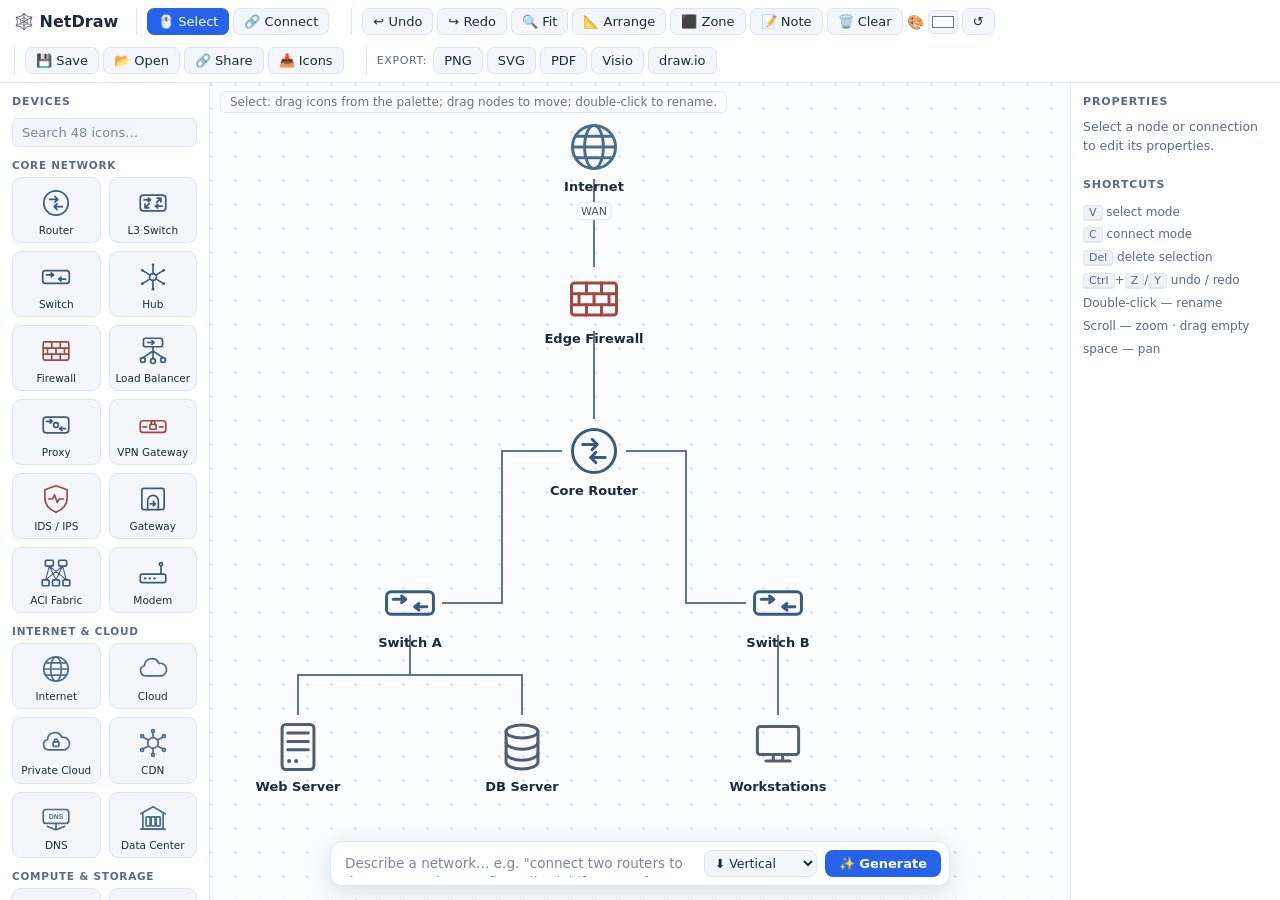
<file: network-diagram-app/index.html>
<!DOCTYPE html>
<html lang="en">
<head>
<meta charset="UTF-8">
<meta name="viewport" content="width=device-width, initial-scale=1.0">
<title>NetDraw — Network Diagram Editor</title>
<link rel="icon" href="data:image/svg+xml,<svg xmlns='http://www.w3.org/2000/svg' viewBox='0 0 64 64'><circle cx='32' cy='32' r='26' fill='%232563eb'/><g stroke='white' stroke-width='4' stroke-linecap='round' fill='none'><path d='M20 26 h16'/><path d='M31 20 l7 6 -7 6'/><path d='M44 38 h-16'/><path d='M33 32 l-7 6 7 6'/></g></svg>">
<link rel="stylesheet" href="styles.css?v=__BUILD__">
<link rel="manifest" href="manifest.json">
<!-- Vendored libraries (pinned: jszip@3.10.1, jspdf@2.5.1).
     JSZip builds the .vsdx package, jsPDF the PDF export.
     Vendored locally so the app works fully offline. -->
<script src="js/vendor/jszip.min.js?v=__BUILD__"></script>
<script src="js/vendor/jspdf.umd.min.js?v=__BUILD__"></script>
</head>
<body>
<header id="toolbar">
  <div class="brand">🕸️ NetDraw</div>

  <div class="tool-group">
    <button id="btn-select" class="tool active" title="Select / move (V)">🖱️ Select</button>
    <button id="btn-connect" class="tool" title="Draw connections (C)">🔗 Connect</button>
  </div>

  <div class="tool-group">
    <button id="btn-undo" title="Undo (Ctrl+Z)">↩️ Undo</button>
    <button id="btn-redo" title="Redo (Ctrl+Y)">↪️ Redo</button>
    <button id="btn-zoom-fit" title="Fit diagram in view">🔍 Fit</button>
    <button id="btn-arrange" title="Auto-arrange the diagram (uses the layout direction picker)">📐 Arrange</button>
    <button id="btn-add-zone" title="Add a named container box (DC, site, VLAN zone)">⬛ Zone</button>
    <button id="btn-add-note" title="Add a free-text annotation block">📝 Note</button>
    <button id="btn-clear" title="Clear diagram">🗑️ Clear</button>
    <label class="bg-picker" title="Canvas background color">🎨
      <input id="bg-color" type="color" value="#fafcfe">
    </label>
    <button id="btn-bg-reset" title="Reset background to the theme default">↺</button>
  </div>

  <div class="tool-group">
    <button id="btn-save-json" title="Save editable diagram file">💾 Save</button>
    <label class="file-btn" title="Open a saved diagram">📂 Open
      <input id="file-open" type="file" accept=".json,application/json">
    </label>
    <button id="btn-share" title="Copy a link that contains this diagram — no server, no account">🔗 Share</button>
    <label class="file-btn" title="Import SVG icons into the palette — e.g. official Cisco/Azure/AWS stencil SVGs you downloaded from the vendor">📥 Icons
      <input id="icon-files" type="file" accept=".svg,image/svg+xml" multiple>
    </label>
  </div>

  <div class="tool-group exports">
    <span class="group-label">Export:</span>
    <button id="btn-export-png">PNG</button>
    <button id="btn-export-svg">SVG</button>
    <button id="btn-export-pdf">PDF</button>
    <button id="btn-export-vsdx" title="Native Microsoft Visio file">Visio</button>
    <button id="btn-export-drawio" title="Opens in diagrams.net">draw.io</button>
  </div>
</header>

<main id="workspace">
  <aside id="sidebar">
    <h2>Devices</h2>
    <input id="palette-search" type="search" placeholder="Search 48 icons…">
    <div id="palette"></div>
  </aside>

  <div id="canvas-wrap">
    <svg id="canvas">
      <defs>
        <pattern id="grid-dots" width="24" height="24" patternUnits="userSpaceOnUse">
          <circle cx="1.5" cy="1.5" r="1.2" fill="#d6dde8"/>
        </pattern>
      </defs>
      <rect id="grid-bg" width="100%" height="100%" fill="url(#grid-dots)"/>
      <g id="scene">
        <g id="zone-layer"></g>
        <g id="edge-layer"></g>
        <g id="node-layer"></g>
        <g id="note-layer"></g>
        <g id="overlay-layer"></g>
      </g>
    </svg>
    <div id="status">Loading…</div>
    <div id="gen-bar">
      <textarea id="gen-input" rows="1"
             placeholder='Describe a network… e.g. "connect two routers to data center plus two firewalls" (Shift+Enter for a new line)'></textarea>
      <select id="gen-dir" title="Layout direction for generated and rearranged diagrams">
        <option value="vertical">⬇ Vertical</option>
        <option value="horizontal">➡ Horizontal</option>
      </select>
      <button id="btn-generate" title="Generate a diagram from the description">✨ Generate</button>
    </div>
  </div>

  <aside id="props-panel">
    <h2>Properties</h2>
    <div id="props"></div>
    <div class="shortcuts">
      <h2>Shortcuts</h2>
      <ul>
        <li><kbd>V</kbd> select mode</li>
        <li><kbd>C</kbd> connect mode</li>
        <li><kbd>Del</kbd> delete selection</li>
        <li><kbd>Ctrl</kbd>+<kbd>Z</kbd>/<kbd>Y</kbd> undo / redo</li>
        <li>Double-click — rename</li>
        <li>Scroll — zoom · drag empty space — pan</li>
      </ul>
    </div>
  </aside>
</main>

<script>
// Offline support: the service worker caches every asset, so once visited,
// the app opens and works with no internet at all (and can be installed
// from the browser menu as a home-screen app).
if ('serviceWorker' in navigator &&
    (location.protocol === 'https:' || location.hostname === 'localhost')) {
  addEventListener('load', () => {
    navigator.serviceWorker.register('sw.js').catch(() => {});
  });
}
</script>
<script src="js/icons.js?v=__BUILD__"></script>
<script src="js/app.js?v=__BUILD__"></script>
<script src="js/export.js?v=__BUILD__"></script>
<script src="js/generate.js?v=__BUILD__"></script>
</body>
</html>
</file>
<file: network-diagram-app/styles.css>
* { box-sizing: border-box; margin: 0; }

/* Theme tokens. Light is the base; dark redefines tokens only, both for the
   OS preference and for an explicit data-theme="dark" stamp. */
:root {
  --bg: #f6f8fb;
  --canvas: #fafcfe;
  --panel: #ffffff;
  --panel-2: #f3f6fa;
  --border: #dfe6ef;
  --text: #1e2a3a;
  --muted: #5b6b7f;
  --accent: #2563eb;
  --accent-soft: rgba(37, 99, 235, 0.07);
  --connect: #16a34a;
  --connect-soft: rgba(22, 163, 74, 0.08);
  --grid-dot: #d3dce8;
  --edge: #64748b;
  --edge-label: #475569;
  --edge-label-bg: #ffffff;
  --danger-bg: #fef2f2;
  --danger-border: #fecaca;
  --danger-text: #b91c1c;
  --kbd-bg: #eef2f7;
  --shadow: rgba(15, 23, 42, 0.12);
  --icon-boost: none;
}

@media (prefers-color-scheme: dark) {
  :root:not([data-theme="light"]) {
    --bg: #0f1520;
    --canvas: #121a27;
    --panel: #161e2c;
    --panel-2: #1c2636;
    --border: #2a3648;
    --text: #e6ecf4;
    --muted: #94a4b8;
    --accent: #5c8bf5;
    --accent-soft: rgba(92, 139, 245, 0.12);
    --connect: #34d399;
    --connect-soft: rgba(52, 211, 153, 0.12);
    --grid-dot: #263244;
    --edge: #8b9cb3;
    --edge-label: #aab8ca;
    --edge-label-bg: #161e2c;
    --danger-bg: #2a1416;
    --danger-border: #56262a;
    --danger-text: #f0a3a3;
    --kbd-bg: #1c2636;
    --shadow: rgba(2, 8, 20, 0.4);
    --icon-boost: brightness(1.65) saturate(0.85);
  }
}
:root[data-theme="dark"] {
  --icon-boost: brightness(1.65) saturate(0.85);
  --bg: #0f1520;
  --canvas: #121a27;
  --panel: #161e2c;
  --panel-2: #1c2636;
  --border: #2a3648;
  --text: #e6ecf4;
  --muted: #94a4b8;
  --accent: #5c8bf5;
  --accent-soft: rgba(92, 139, 245, 0.12);
  --connect: #34d399;
  --connect-soft: rgba(52, 211, 153, 0.12);
  --grid-dot: #263244;
  --edge: #8b9cb3;
  --edge-label: #aab8ca;
  --edge-label-bg: #161e2c;
  --danger-bg: #2a1416;
  --danger-border: #56262a;
  --danger-text: #f0a3a3;
  --kbd-bg: #1c2636;
  --shadow: rgba(2, 8, 20, 0.4);
}

html, body { height: 100%; overflow: hidden; }
body {
  font-family: "Segoe UI", system-ui, -apple-system, Helvetica, Arial, sans-serif;
  color: var(--text);
  background: var(--bg);
  display: flex;
  flex-direction: column;
  font-size: 14px;
}

/* ---------- Toolbar ---------- */

#toolbar {
  display: flex;
  align-items: center;
  gap: 12px;
  flex-wrap: wrap;
  padding: 8px 14px;
  background: var(--panel);
  border-bottom: 1px solid var(--border);
}

.brand { font-weight: 700; font-size: 16px; margin-right: 6px; }

.tool-group {
  display: flex;
  align-items: center;
  gap: 4px;
  padding: 0 10px;
  border-left: 1px solid var(--border);
}
.group-label {
  font-size: 11px;
  color: var(--muted);
  margin-right: 2px;
  text-transform: uppercase;
  letter-spacing: 0.06em;
}

#toolbar button, .file-btn {
  font: inherit;
  font-size: 13px;
  padding: 5px 10px;
  border: 1px solid var(--border);
  border-radius: 7px;
  background: var(--panel-2);
  color: var(--text);
  cursor: pointer;
  white-space: nowrap;
}
#toolbar button:hover, .file-btn:hover { border-color: var(--accent); }
#toolbar button:focus-visible, .palette-item:focus-visible,
#gen-input:focus-visible, #palette-search:focus-visible {
  outline: 2px solid var(--accent);
  outline-offset: 1px;
}
#toolbar button.active { background: var(--accent); color: #fff; border-color: var(--accent); }
.file-btn input { display: none; }
.exports button { font-weight: 600; }

/* ---------- Layout ---------- */

#workspace { flex: 1; display: flex; min-height: 0; }

#sidebar, #props-panel {
  width: 210px;
  background: var(--panel);
  overflow-y: auto;
  padding: 12px;
  flex-shrink: 0;
}
#sidebar { border-right: 1px solid var(--border); }
#props-panel { border-left: 1px solid var(--border); }

#sidebar h2, #props-panel h2 {
  font-size: 11px;
  text-transform: uppercase;
  letter-spacing: 0.08em;
  color: var(--muted);
  margin-bottom: 10px;
}

#palette-search {
  font: inherit;
  font-size: 13px;
  width: 100%;
  padding: 6px 9px;
  margin-bottom: 10px;
  border: 1px solid var(--border);
  border-radius: 7px;
  background: var(--panel-2);
  color: var(--text);
}
#palette-search::placeholder { color: var(--muted); opacity: 0.8; }

.palette-cat {
  font-size: 10.5px;
  text-transform: uppercase;
  letter-spacing: 0.07em;
  color: var(--muted);
  margin: 12px 0 6px;
}
.palette-cat:first-of-type { margin-top: 2px; }

.palette-grid { display: grid; grid-template-columns: 1fr 1fr; gap: 8px; }

.palette-item {
  display: flex;
  flex-direction: column;
  align-items: center;
  gap: 4px;
  padding: 8px 4px 6px;
  border: 1px solid var(--border);
  border-radius: 9px;
  cursor: grab;
  background: var(--panel-2);
  user-select: none;
  -webkit-user-select: none;
}
.palette-item:hover { border-color: var(--accent); background: var(--accent-soft); }
.palette-item svg { width: 34px; height: 34px; }
.palette-item span { font-size: 10.5px; text-align: center; color: var(--text); line-height: 1.15; }

/* ---------- Canvas ---------- */

#canvas-wrap { position: relative; flex: 1; min-width: 0; }
/* touch-action is not inherited and browsers resolve it from the event
   target upward, so the whole SVG subtree must opt out of native touch
   gestures or drags get a pointercancel mid-move. */
#canvas, #canvas * {
  touch-action: none; /* let pointer events own touch: drag, pan, pinch */
}
#canvas {
  width: 100%;
  height: 100%;
  display: block;
  background: var(--canvas);
}
#grid-dots circle { fill: var(--grid-dot); }

#status {
  position: absolute;
  left: 10px;
  top: 8px;
  font-size: 12px;
  color: var(--muted);
  background: var(--panel);
  border: 1px solid var(--border);
  border-radius: 6px;
  padding: 3px 9px;
  pointer-events: none;
  max-width: 70%;
  opacity: 0.94;
}

#gen-bar {
  position: absolute;
  left: 50%;
  transform: translateX(-50%);
  bottom: 14px;
  display: flex;
  gap: 8px;
  width: min(620px, calc(100% - 40px));
  background: var(--panel);
  border: 1px solid var(--border);
  border-radius: 12px;
  padding: 8px;
  box-shadow: 0 6px 24px var(--shadow);
}
#gen-input {
  flex: 1;
  font: inherit;
  font-size: 13.5px;
  border: none;
  outline: none;
  background: transparent;
  color: var(--text);
  padding: 4px 6px;
  min-width: 0;
  resize: none;
  max-height: 120px;
  line-height: 1.4;
}
#gen-input::placeholder { color: var(--muted); opacity: 0.8; }
#gen-dir {
  font: inherit;
  font-size: 12.5px;
  border: 1px solid var(--border);
  border-radius: 8px;
  background: var(--panel-2);
  color: var(--text);
  padding: 4px 6px;
  cursor: pointer;
}
#btn-generate {
  font: inherit;
  font-size: 13px;
  font-weight: 600;
  padding: 6px 14px;
  border: none;
  border-radius: 8px;
  background: var(--accent);
  color: #fff;
  cursor: pointer;
  white-space: nowrap;
}
#btn-generate:hover { filter: brightness(1.08); }
#btn-generate:disabled { opacity: 0.6; cursor: wait; }

.bg-picker {
  display: inline-flex;
  align-items: center;
  gap: 4px;
  cursor: pointer;
  font-size: 14px;
}
.bg-picker input {
  width: 30px;
  height: 24px;
  padding: 1px;
  border: 1px solid var(--border);
  border-radius: 5px;
  background: var(--panel-2);
  cursor: pointer;
}

/* Zones (container boxes for DCs / sites) */
.zone { cursor: move; }
.zone-rect { fill-opacity: 0.07; stroke-width: 1.6; stroke-dasharray: 7 5; }
.zone.selected .zone-rect { fill-opacity: 0.12; stroke-width: 2.4; stroke-dasharray: none; }
.zone-title {
  font-size: 12.5px;
  font-weight: 700;
  letter-spacing: 0.04em;
  text-transform: uppercase;
  user-select: none;
  -webkit-user-select: none;
}
.zone-resize { cursor: nwse-resize; }

/* Notes (free-text annotation blocks) */
.note { cursor: move; }
.note-rect { fill: var(--panel); fill-opacity: 0.72; stroke-width: 1.4; }
.note.selected .note-rect { stroke-width: 2.2; fill-opacity: 0.9; }
.note-text { font-size: 12.5px; user-select: none; -webkit-user-select: none; }
.note-resize { cursor: nwse-resize; }

/* Line-art icons are muted enterprise colors tuned for light paper;
   lift them on dark canvases (exports render on white and are unaffected). */
.node-icon, .palette-item svg { filter: var(--icon-boost); }

/* Nodes */
.node { cursor: move; }
.node-box { fill: transparent; stroke: transparent; stroke-width: 2; rx: 10; }
.node:hover .node-box { fill: var(--accent-soft); }
.node.selected .node-box { stroke: var(--accent); stroke-dasharray: 5 3; fill: var(--accent-soft); }
.node.connect-source .node-box { stroke: var(--connect); stroke-dasharray: 5 3; fill: var(--connect-soft); }
.node-label {
  font-size: 13px;
  font-weight: 600;
  text-anchor: middle;
  fill: var(--text);
  user-select: none;
  -webkit-user-select: none;
}
.node-sub {
  font-size: 10.5px;
  text-anchor: middle;
  fill: var(--muted);
  user-select: none;
  -webkit-user-select: none;
}

/* Edges */
.edge-hit { stroke: transparent; stroke-width: 14; fill: none; cursor: pointer; }
.edge-line { stroke: var(--edge); stroke-width: 2; fill: none; pointer-events: none; }
.edge:hover .edge-line { stroke: var(--accent); }
.edge.selected .edge-line { stroke: var(--accent); stroke-width: 3; }
.edge-label {
  font-size: 11px;
  fill: var(--edge-label);
  text-anchor: middle;
  dominant-baseline: middle;
  user-select: none;
}
.edge-label-bg { fill: var(--edge-label-bg); stroke: var(--border); rx: 4; }

.connect-preview { stroke: var(--connect); stroke-width: 2; stroke-dasharray: 6 4; pointer-events: none; }

/* ---------- Properties panel ---------- */

#props label {
  display: flex;
  flex-direction: column;
  gap: 4px;
  font-size: 12px;
  color: var(--muted);
  margin-bottom: 12px;
}
#props h3 { font-size: 14px; margin-bottom: 12px; }
#props textarea {
  font: inherit;
  font-size: 12.5px;
  padding: 6px 8px;
  border: 1px solid var(--border);
  border-radius: 6px;
  color: var(--text);
  background: var(--panel-2);
  resize: vertical;
  line-height: 1.4;
}
#props input[type="text"], #props select {
  font: inherit;
  font-size: 13px;
  padding: 6px 8px;
  border: 1px solid var(--border);
  border-radius: 6px;
  color: var(--text);
  background: var(--panel-2);
}
#props input[type="color"] {
  width: 100%;
  height: 32px;
  padding: 2px;
  border: 1px solid var(--border);
  border-radius: 6px;
  background: var(--panel-2);
  cursor: pointer;
}
#props .danger {
  font: inherit;
  font-size: 13px;
  width: 100%;
  padding: 7px;
  border: 1px solid var(--danger-border);
  border-radius: 7px;
  background: var(--danger-bg);
  color: var(--danger-text);
  cursor: pointer;
}
.props-hint { font-size: 12.5px; color: var(--muted); line-height: 1.5; }

.shortcuts { margin-top: 22px; }
.shortcuts ul { list-style: none; font-size: 12px; color: var(--muted); line-height: 1.9; padding: 0; }
kbd {
  background: var(--kbd-bg);
  border: 1px solid var(--border);
  border-bottom-width: 2px;
  border-radius: 4px;
  padding: 0 5px;
  font-size: 11px;
  font-family: inherit;
}

/* ---------- Small screens (phones / narrow windows) ----------
   The palette becomes a horizontal strip above the canvas, and the
   properties panel becomes a bottom sheet that appears only while a node
   or connection is selected (body.has-selection, set by app.js). */

@media (max-width: 860px) {
  #workspace { flex-direction: column; }

  #sidebar {
    width: 100%;
    border-right: none;
    border-bottom: 1px solid var(--border);
    padding: 8px 10px;
    flex-shrink: 0;
  }
  #sidebar h2 { display: none; }
  #palette-search { margin-bottom: 8px; }
  #palette {
    display: flex;
    align-items: flex-start;
    gap: 8px;
    overflow-x: auto;
    padding-bottom: 4px;
    -webkit-overflow-scrolling: touch;
  }
  .palette-cat { display: none; }
  .palette-grid { display: flex; gap: 8px; }
  .palette-item { min-width: 68px; }

  #props-panel {
    display: none;
    position: fixed;
    left: 10px;
    right: 10px;
    bottom: 76px;
    width: auto;
    max-height: 42vh;
    border: 1px solid var(--border);
    border-radius: 12px;
    box-shadow: 0 8px 30px var(--shadow);
    z-index: 20;
  }
  body.has-selection #props-panel { display: block; }
  .shortcuts { display: none; }

  #gen-bar { bottom: 10px; width: calc(100% - 20px); }
  #status { max-width: calc(100% - 20px); }
  .brand { display: none; }
  #toolbar { gap: 6px; padding: 6px 8px; }
  .tool-group { padding: 0 6px; }
}
</file>
